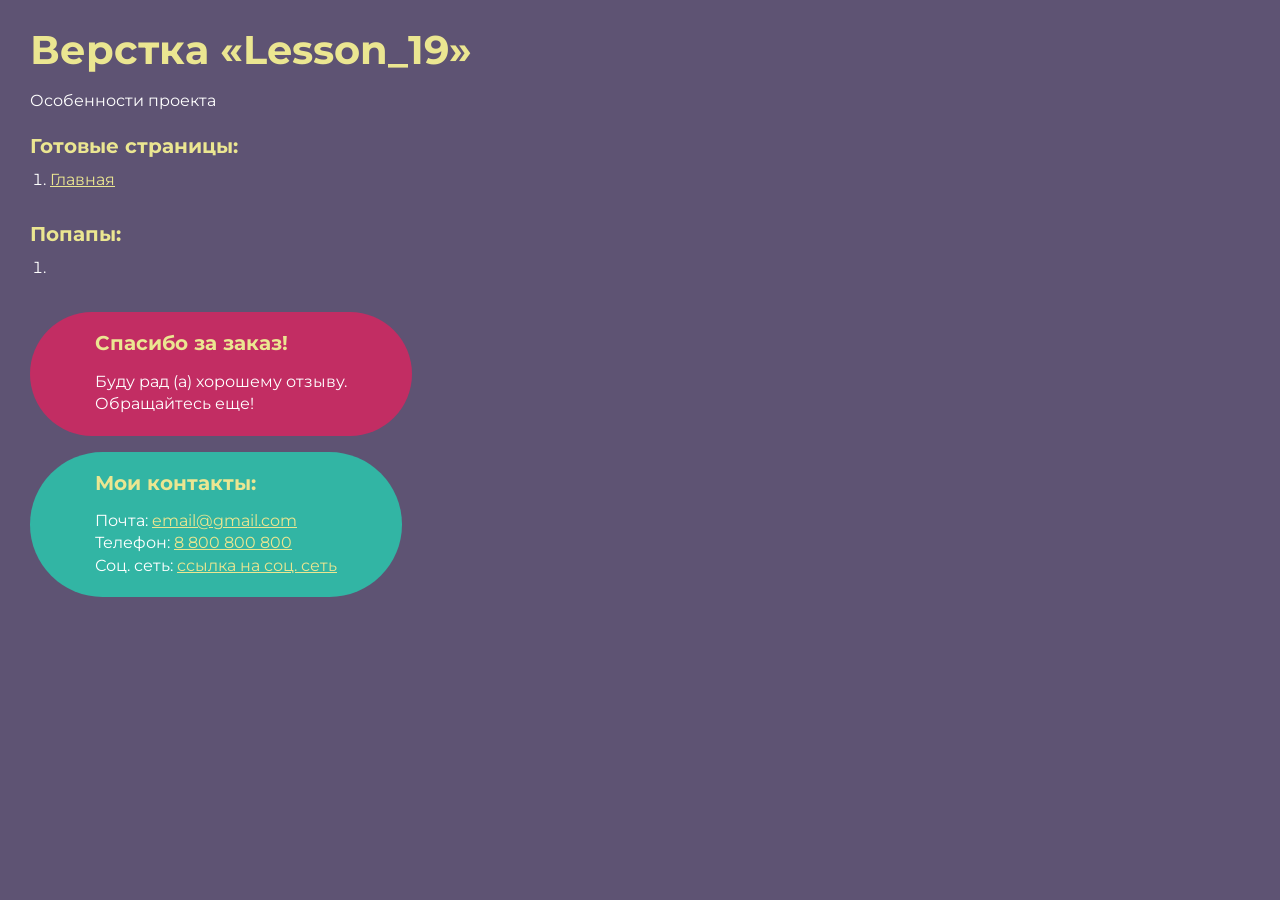
<file: index.html>
<!DOCTYPE html>
<html>

<head>
	<meta charset="UTF-8">
	<meta name="viewport" content="width=device-width, initial-scale=1.0">
	<title>Верстка «Lesson_19»</title>
</head>

<body>
	<div class="rootpage">
		<h1>Верстка «Lesson_19»</h1>
		<div class="rootpage__info">
			Особенности проекта
		</div>
		<h2>Готовые страницы:</h2>
		<ol class="rootpage__list">
			<li><a target="_blank" href="home.html">Главная</a></li>
		</ol>
		<h2>Попапы:</h2>
		<ol class="rootpage__list">
			<li><a target="_blank" href="home.html#"></a></li>
		</ol>
		<div class="rootpage__tnx">
			<h2>Спасибо за заказ!</h2>
			<p>Буду рад (а) хорошему отзыву.</p>
			<p>Обращайтесь еще!</p>
		</div>
		<div class="rootpage__contacts">
			<h2>Мои контакты:</h2>
			<p>Почта: <a href="mailto:email@gmail.com">email@gmail.com</a></p>
			<p>Телефон: <a href="tel:8800800800">8 800 800 800</a></p>
			<p>Соц. сеть: <a href="">ссылка на соц. сеть</a></p>
		</div>
	</div>
</body>
<style>
	@charset "UTF-8";
	@import url("https://fonts.googleapis.com/css?family=Montserrat:regular,700&display=swap");

	*,
	*::before,
	*::after {
		padding: 0px;
		margin: 0px;
		border: 0px;
		box-sizing: border-box;
	}

	html,
	body {
		height: 100%;
		margin: 0;
		padding: 0;
		min-width: 320px;
		width: 100%;
		color: #fff;
		background-color: #5e5373;
	}

	body {
		font-family: Montserrat;
		font-size: 100%;
		line-height: 1;
		font-size: 1rem;
	}

	a {
		text-decoration: underline;
		color: #ebe691
	}

	a:visited {
		text-decoration: underline;
		color: #aaa768;
	}

	a:hover {
		text-decoration: none;
	}

	ul li {
		list-style: none;
	}

	img {
		vertical-align: top;
	}

	.wrapper {
		width: 100%;
		min-height: 100%;
		overflow: hidden;
	}

	.rootpage {
		padding: 30px;
		display: flex;
		flex-direction: column;
		align-items: flex-start;
	}

	@media (max-width: 767px) {
		.rootpage {
			padding: 30px 15px;
		}
	}

	h1 {
		color: #ebe691;
		font-size: 2.5rem;
		margin: 0px 0px 1.25rem 0px;
	}

	@media (max-width: 767px) {
		h1 {
			font-size: 1.85rem;
			margin: 0px 0px 1.25rem 0px;
		}
	}

	h2 {
		color: #ebe691;
		font-size: 1.25rem;
		margin: 0px 0px 1rem 0px;
	}

	@media (max-width: 767px) {
		h2 {
			font-size: 1.125rem;
			margin: 0px 0px 1rem 0px;
		}
	}

	.rootpage__info {
		line-height: 140%;
		margin: 0px 0px 1.5rem 0px;
	}

	.rootpage__list {
		margin: 0px 0px 2.25rem 1.25rem;
	}

	.rootpage__list li:not(:last-child) {
		margin: 0px 0px 15px 0px;
	}

	.rootpage__contacts,
	.rootpage__tnx {
		border-radius: 200px;
		padding: 20px 65px;
		line-height: 140%;
	}

	@media (max-width: 767px) {

		.rootpage__contacts,
		.rootpage__tnx {
			border-radius: 40px;
			padding: 20px;
		}
	}

	.rootpage__contacts {
		background: #32b5a4;

	}

	.rootpage__contacts a {
		color: #ebe691;
	}

	.rootpage__tnx {
		background: #c22d63;
		margin: 0px 0px 1rem 0px;
	}
</style>

</html>
</file>
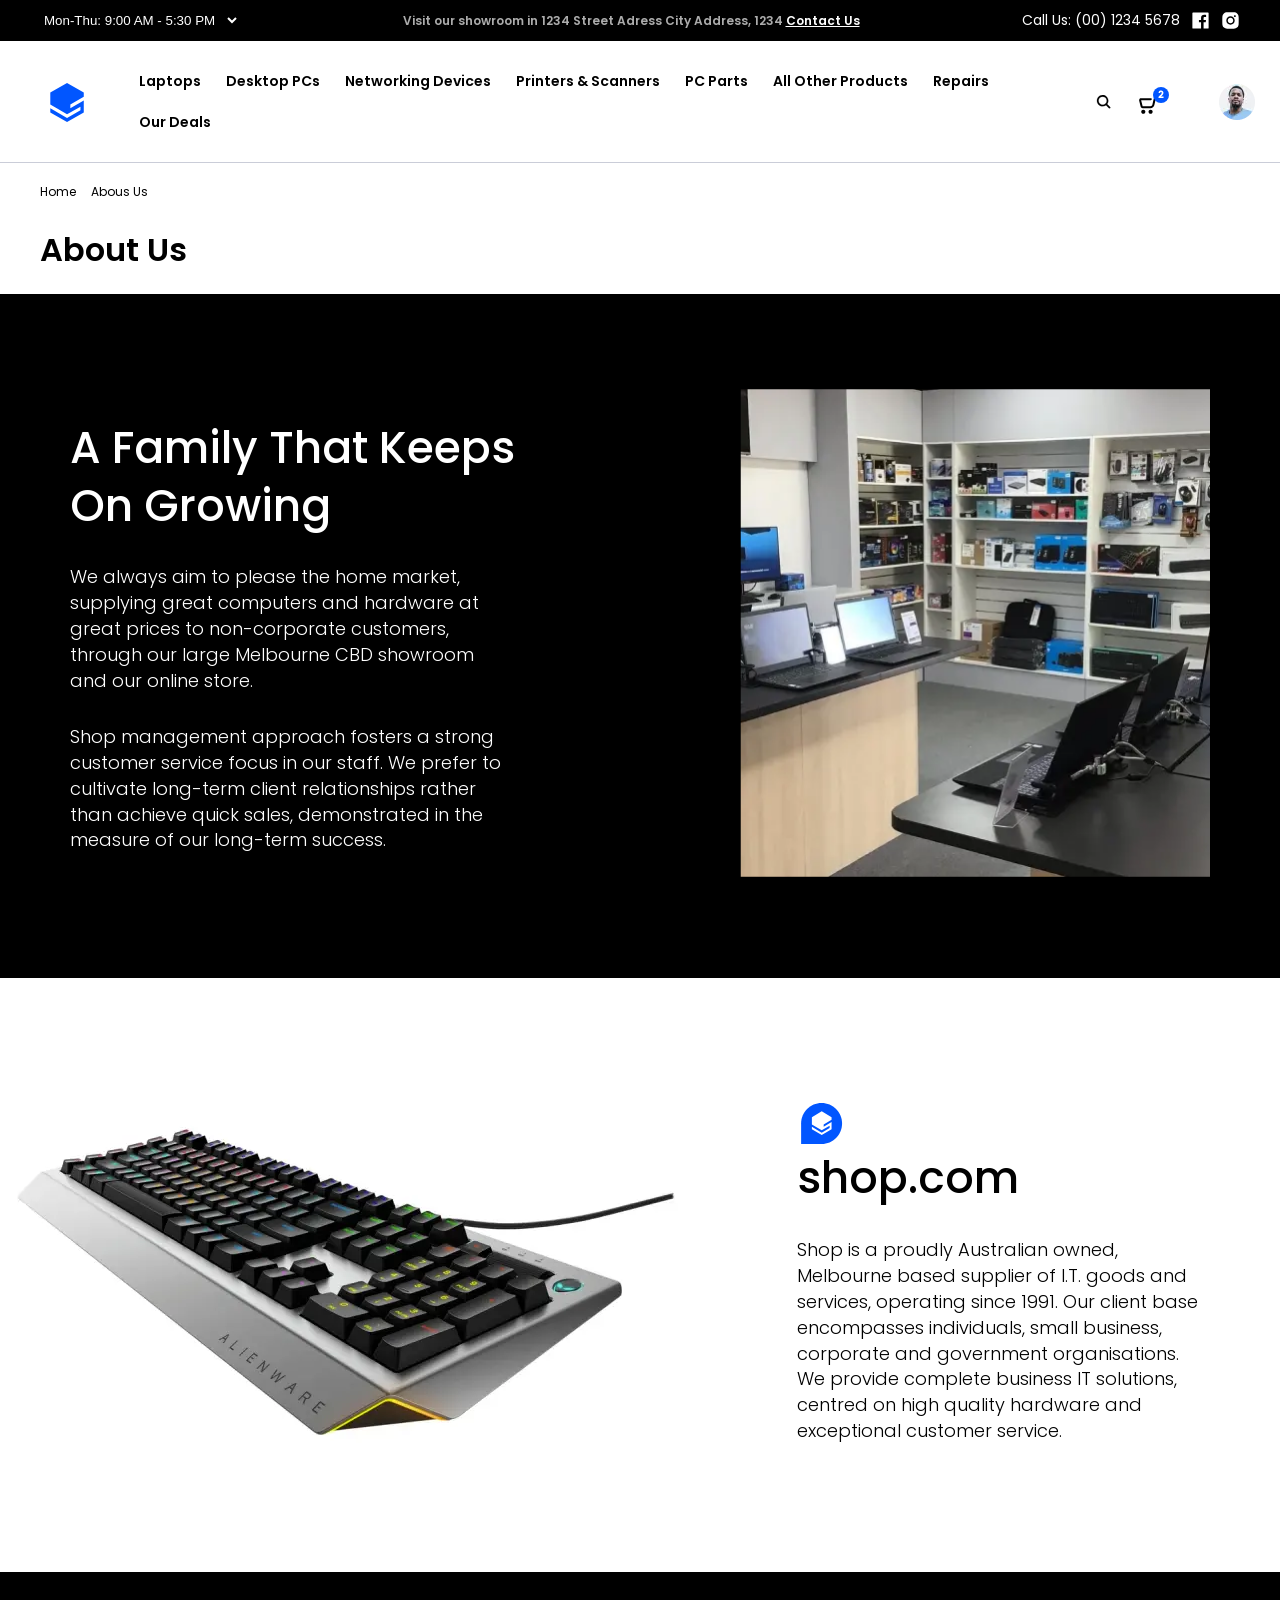
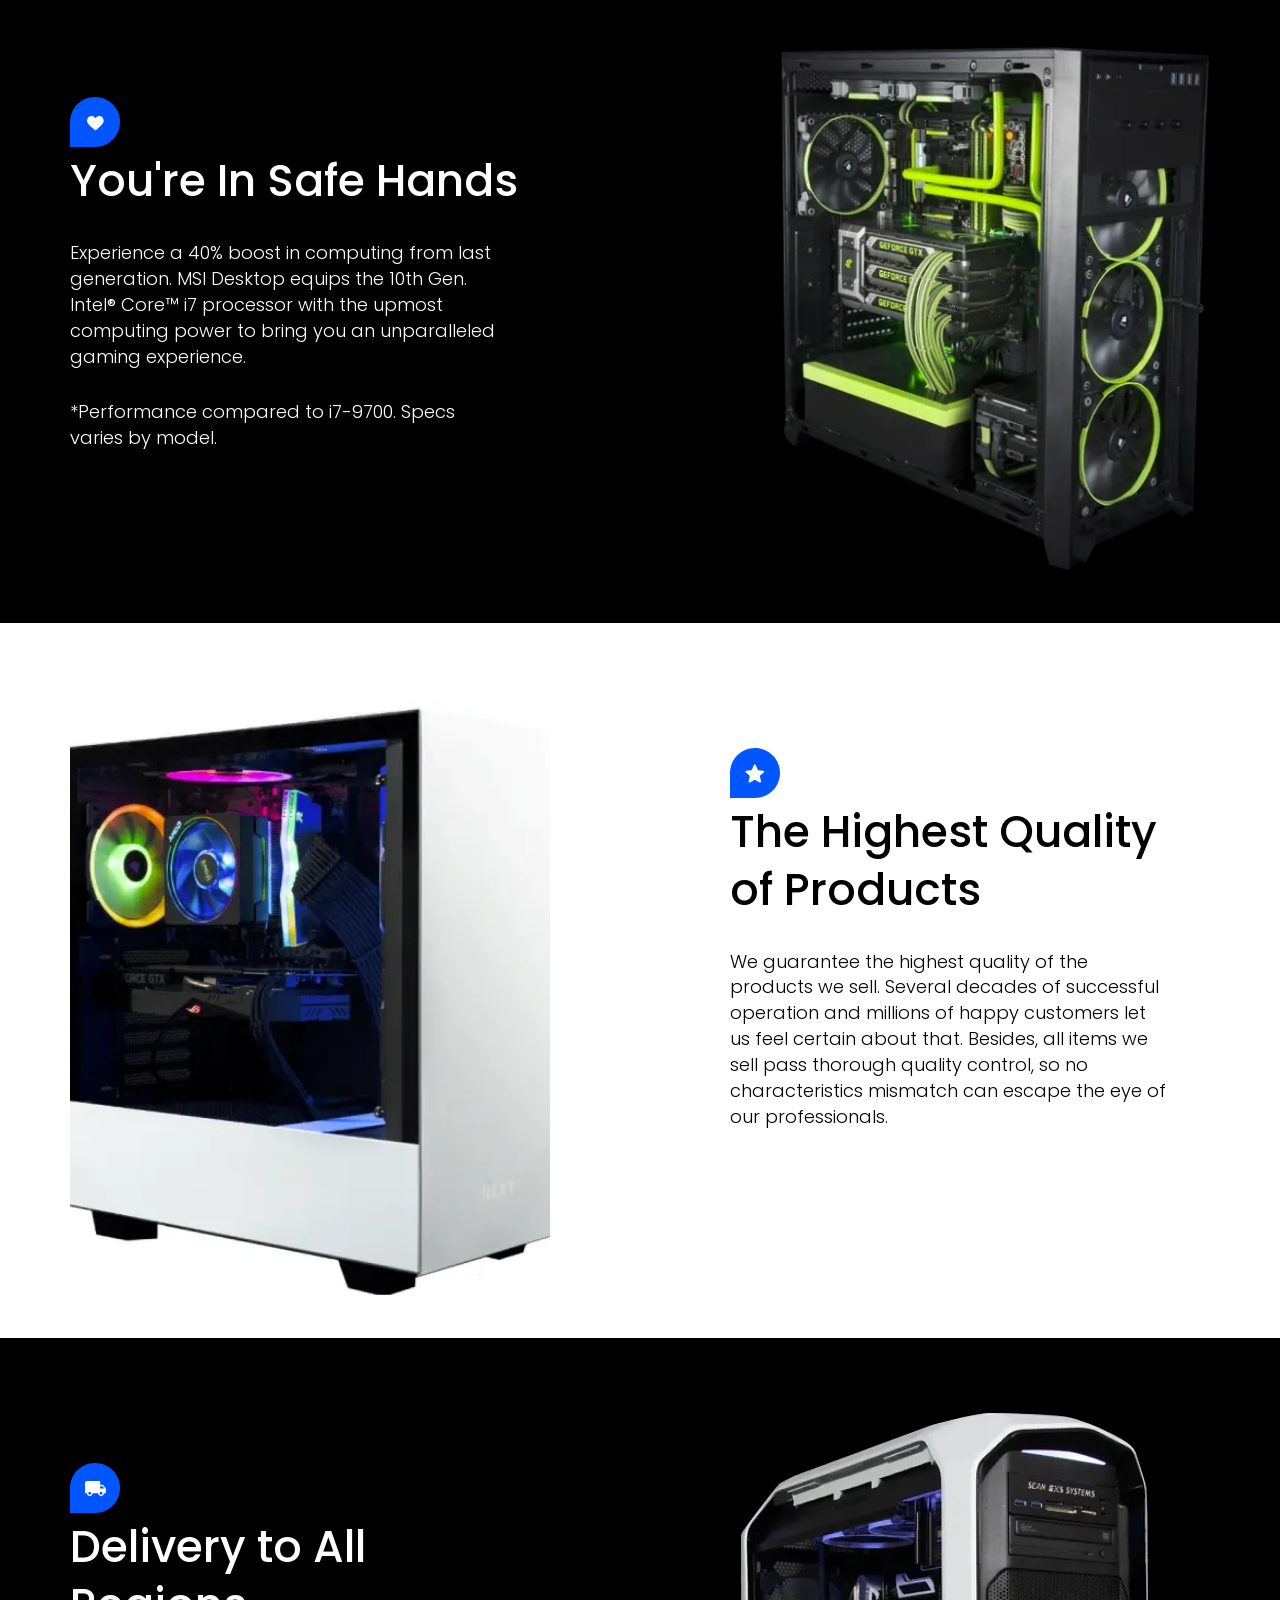
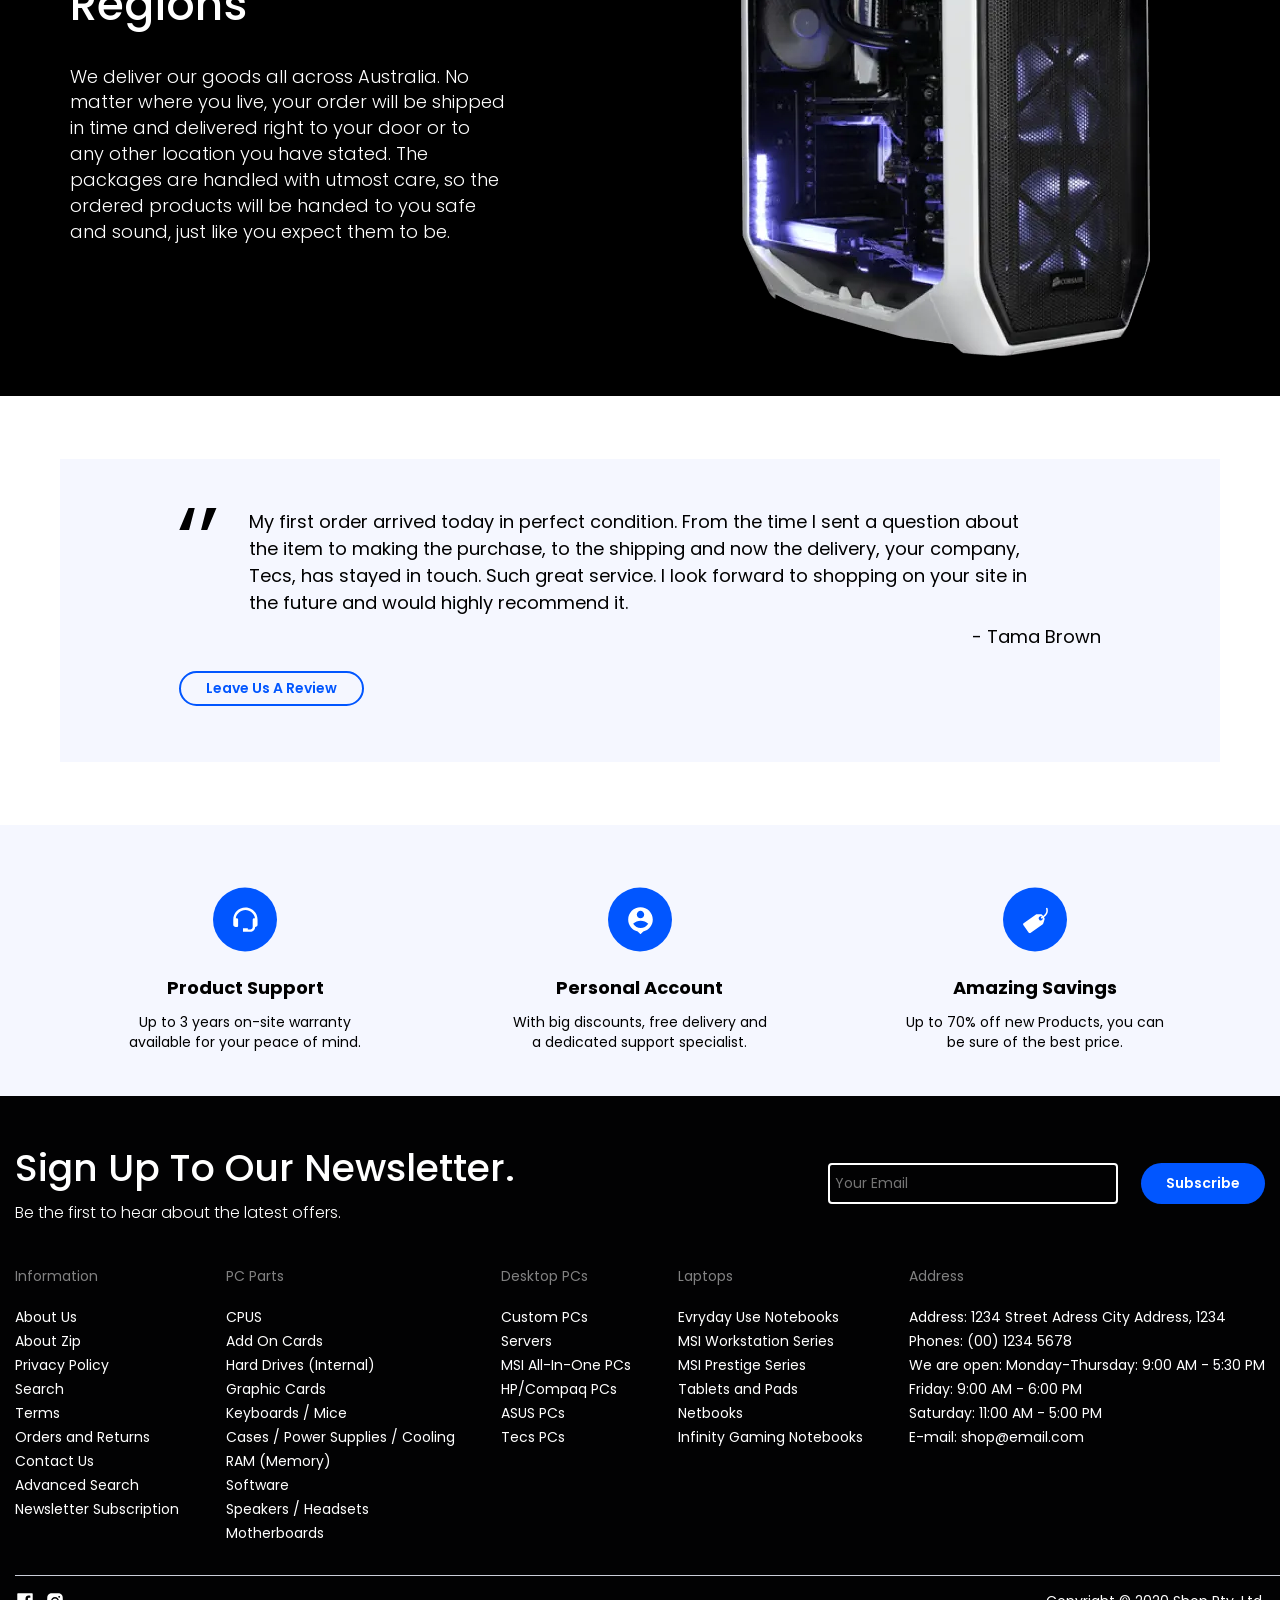
<file: home.html>
<!DOCTYPE html>
<html lang="ru">

<head>
	<title>Главная</title>
	<meta charset="UTF-8">
	<meta name="format-detection" content="telephone=no">
	<!-- <style>body{opacity: 0;}</style> -->
	<link rel="stylesheet" href="css/style.min.css?_v=20220622191319">
	<link rel="shortcut icon" href="favicon.ico">
	<!-- <meta name="robots" content="noindex, nofollow"> -->
	<meta name="viewport" content="width=device-width, initial-scale=1.0">
</head>

<body>
	<div class="wrapper">
		<header class="header">
			<div class="header__container">

				<div class="header__top">
					<div class="header__top-content">

						<form class="header__time">
							<select class="header__select" name="select" data-class-modif="form">
								<option value="1" selected>Mon-Thu: 9:00 AM - 5:30 PM</option>
								<option value="2">Mon-Thu: 7:00 AM - 4:30 PM</option>
								<option value="3">Mon-Thu: 10:00 AM - 6:30 PM</option>
								<option value="4">Mon-Thu: 11:00 AM - 7:30 PM</option>
							</select>
						</form>

						<div class="header__contacts">
							Visit our showroom in 1234 Street Adress City Address, 1234 <span class="header__contacts-link"><a href="">Contact Us</a></span>
						</div>

						<div class="header__call">
							<div class="header__text-call">
								Call Us: (00) 1234 5678
							</div>

							<div class="header__icons">
								<a class="icon" href="">
									<img class="header__img" src="img/header/facebook.svg" alt="image">
								</a>

								<a class="icon" href="">
									<img class="header__img" src="img/header/inst.svg" alt="">
								</a>
							</div>
						</div>

					</div>
				</div>

				<div class="header__bottom">
					<div class="header__bottom-content">

						<div class="header__nav">
							<a href="" class="header__logo logo">
								<img class="logo__img" src="img/logo.svg" alt="image">
							</a>

							<div class="header__links">
								<a class="header__link" href="">Laptops</a>
								<a class="header__link" href="">Desktop PCs</a>
								<a class="header__link" href="">Networking Devices</a>
								<a class="header__link" href="">Printers & Scanners</a>
								<a class="header__link" href="">PC Parts</a>
								<a class="header__link" href="">All Other Products</a>
								<a class="header__link" href="">Repairs</a>
								<a class="header__link" href="">Our Deals</a>
							</div>

							<div class="header__burger">
								<!--Это типа бургер, но я пока не умею его делать-->
								<picture><source srcset="img/header/menu.webp" type="image/webp"><img class="header__burger-img" src="img/header/menu.png" alt=""></picture>
							</div>
						</div>

						<div class="header__store">
							<a href="" class="header__search">
								<img src="img/header/search.svg" alt="">
							</a>

							<a href="" class="header__basket">
								<img src="img/header/basket.svg" alt="">
							</a>

							<a href="" class="header__photo">
								<picture><source srcset="img/header/login.webp" type="image/webp"><img src="img/header/login.png" alt=""></picture>
							</a>
						</div>

					</div>
				</div>

			</div>
		</header>
		<main class="page">
			<div class="page__top top-page">

				<div class="top-page__links">
					<a class="top-page__home" href="">Home</a>
					<a class="top-page__about-us" href="">Abous Us</a>
				</div>

				<h1 class="top-page__title">
					About Us
				</h1>

			</div>

			<div class="family">
				<div class="family__container">

					<div class="family__text text">
						<div class="text__heading heading">
							A Family That Keeps On Growing
						</div>

						<div class="text__letter letter">
							<p>
								We always aim to please the home market, supplying great computers and hardware at great prices to non-corporate customers, through our large Melbourne CBD showroom and our online store.
							</p>
							<p>
								Shop management approach fosters a strong customer service focus in our staff. We prefer to cultivate long-term client relationships rather than achieve quick sales, demonstrated in the measure of our long-term success.
							</p>
						</div>
					</div>

					<div class="family__image-box box-image">
						<div class="box-image__family image">
							<picture><source srcset="img/family/family.webp" type="image/webp"><img class="image-img" src="img/family/family.png" alt=""></picture>
						</div>
					</div>

				</div>
			</div>

			<div class="shop">
				<div class="shop__container">

					<div class="shop__image-box box-image">
						<div class="box-image__shop image">
							<picture><source srcset="img/shop/shop.webp" type="image/webp"><img class="image__img" src="img/shop/shop.png" alt=""></picture>
						</div>
					</div>

					<div class="shop__text text">
						<div class="icon-box">
							<div class="shop__icon icon">
								<img class="icon-img" src="img/shop/shop.svg" alt="">
							</div>
						</div>

						<div class="text__heading heading">
							shop.com
						</div>

						<div class="text__letter letter">
							<p>
								Shop is a proudly Australian owned, Melbourne based supplier of I.T. goods and services, operating since 1991. Our client base encompasses individuals, small business, corporate and government organisations. We provide complete business IT solutions, centred on high quality hardware and exceptional customer service.
							</p>
						</div>
					</div>

				</div>
			</div>

			<div class="safe-hands">
				<div class="safe-hands__container">

					<div class="safe-hands__text text">
						<div class="icon-box">
							<div class="safe-hands__icon icon">
								<img class="icon-img" src="img/safe-hands/safe-hands.svg" alt="">
							</div>
						</div>

						<div class="text__heading heading">
							You're In Safe Hands
						</div>

						<div class="text__letter letter">
							<p>
								Experience a 40% boost in computing from last generation. MSI Desktop equips the 10th Gen. Intel® Core™ i7 processor with the upmost computing power to bring you an unparalleled gaming experience.
							</p>

							<p>
								*Performance compared to i7-9700. Specs varies by model.
							</p>
						</div>
					</div>

					<div class="safe-hands__image-box box-image">
						<div class="box-image__safe-hands image">
							<picture><source srcset="img/safe-hands/safe-hands.webp" type="image/webp"><img class="image-img" src="img/safe-hands/safe-hands.png" alt=""></picture>
						</div>
					</div>

				</div>
			</div>

			<div class="quality">
				<div class="quality__container">

					<div class="quality__image-box box-image">
						<div class="box-image__quality image">
							<picture><source srcset="img/quality/quality.webp" type="image/webp"><img class="quality__img" src="img/quality/quality.png" alt=""></picture>
						</div>
					</div>

					<div class="quality__text text">
						<div class="icon-box">
							<div class="quality__icon icon">
								<img class="icon-img" src="img/quality/quality.svg" alt="">
							</div>
						</div>

						<div class="text__heading heading">
							The Highest Quality of Products
						</div>

						<div class="text__letter letter">
							<p>
								We guarantee the highest quality of the products we sell. Several decades of successful operation and millions of happy customers let us feel certain about that. Besides, all items we sell pass thorough quality control, so no characteristics mismatch can escape the eye of our professionals.
							</p>
						</div>
					</div>

				</div>
			</div>

			<div class="delivery">
				<div class="delivery__container">

					<div class="delivery__text text">
						<div class="icon-box">
							<div class="delivery__icon icon">
								<img class="icon-img" src="img/delivery/delivery.svg" alt="">
							</div>
						</div>

						<div class="text__heading heading">
							Delivery to All Regions
						</div>

						<div class="text__letter letter">
							<p>
								We deliver our goods all across Australia. No matter where you live, your order will be shipped in time and delivered right to your door or to any other location you have stated. The packages are handled with utmost care, so the ordered products will be handed to you safe and sound, just like you expect them to be.
							</p>
						</div>
					</div>

					<div class="delivery__image-box box-image">
						<div class="box-image__delivery image">
							<picture><source srcset="img/delivery/delivery.webp" type="image/webp"><img class="image-img" src="img/delivery/delivery.png" alt=""></picture>
						</div>
					</div>

				</div>
			</div>

			<div class="quotes">
				<div class="quotes__container">
					<div class="quotes__content">

						<div class="quotes__quote">
							My first order arrived today in perfect condition. From the time I sent a question about the item to making the purchase, to the shipping and now the delivery, your company, Tecs, has stayed in touch. Such great service. I look forward to shopping on your site in the future and would highly recommend it.
						</div>

						<div class="quotes__author">
							- Tama Brown
						</div>

						<div class="quotes__bottom">
							<div class="quotes__button button">
								Leave Us A Review
							</div>

							<div class="quotes__look">

							</div>
						</div>

					</div>
				</div>
			</div>

			<div class="items">
				<div class="items__container">

					<div class="items__box">
						<div class="items__item item">
							<div class="item__image">
								<img class="item__img" src="img/items/1.svg" alt="">
							</div>

							<div class="item__body body-item">
								<div class="body-item__head">
									Product Support
								</div>

								<div class="body-item__text">
									Up to 3 years on-site warranty available for your peace of mind.
								</div>
							</div>
						</div>

						<div class="items__item item">
							<div class="item__image">
								<img class="item__img" src="img/items/2.svg" alt="">
							</div>

							<div class="item__body body-item">
								<div class="body-item__head">
									Personal Account
								</div>

								<div class="body-item__text">
									With big discounts, free delivery and a dedicated support specialist.
								</div>
							</div>
						</div>

						<div class="items__item item">
							<div class="item__image">
								<img class="item__img" src="img/items/3.svg" alt="">
							</div>

							<div class="item__body body-item">
								<div class="body-item__head">
									Amazing Savings
								</div>

								<div class="body-item__text">
									Up to 70% off new Products, you can be sure of the best price.
								</div>
							</div>
						</div>
					</div>

				</div>
			</div>

		</main>
		<footer class="footer">
			<div class="footer__container">

				<div class="footer__top top-footer">
					<div class="top-footer__head">
						Sign Up To Our Newsletter.

						<div class="top-footer__under-head">
							Be the first to hear about the latest offers.
						</div>
					</div>

					<form class="top-footer__form">
						<div class="top-footer__input-wrapper">
							<input class="top-footer__input" placeholder="Your Email">
							</input>
						</div>

						<div class="top-footer__button-wrapper">
							<a class="top-footer__button" href="">
								Subscribe
							</a>
						</div>
					</form>
				</div>

				<div class="footer__body body-footer">

					<div class="body-footer__items items-footer">
						<div class="items-footer__head">
							Information
						</div>

						<div class="items-footer__item">
							<a class="items-footer__link" href="">About Us</a>
							<a class="items-footer__link" href="">About Zip</a>
							<a class="items-footer__link" href="">Privacy Policy</a>
							<a class="items-footer__link" href="">Search</a>
							<a class="items-footer__link" href="">Terms</a>
							<a class="items-footer__link" href="">Orders and Returns</a>
							<a class="items-footer__link" href="">Contact Us</a>
							<a class="items-footer__link" href="">Advanced Search</a>
							<a class="items-footer__link" href="">Newsletter Subscription</a>
						</div>
					</div>

					<div class="body-footer__items items-footer">
						<div class="items-footer__head">
							PC Parts
						</div>

						<div class="items-footer__item">
							<a class="items-footer__link" href="">CPUS</a>
							<a class="items-footer__link" href="">Add On Cards</a>
							<a class="items-footer__link" href="">Hard Drives (Internal)</a>
							<a class="items-footer__link" href="">Graphic Cards</a>
							<a class="items-footer__link" href="">Keyboards / Mice</a>
							<a class="items-footer__link" href="">Cases / Power Supplies / Cooling</a>
							<a class="items-footer__link" href="">RAM (Memory)</a>
							<a class="items-footer__link" href="">Software</a>
							<a class="items-footer__link" href="">Speakers / Headsets</a>
							<a class="items-footer__link" href="">Motherboards</a>
						</div>
					</div>

					<div class="body-footer__items items-footer">
						<div class="items-footer__head">
							Desktop PCs
						</div>

						<div class="items-footer__item">
							<a class="items-footer__link" href="">Custom PCs</a>
							<a class="items-footer__link" href="">Servers</a>
							<a class="items-footer__link" href="">MSI All-In-One PCs
							</a>
							<a class="items-footer__link" href="">HP/Compaq PCs</a>
							<a class="items-footer__link" href="">ASUS PCs</a>
							<a class="items-footer__link" href="">Tecs PCs</a>
						</div>
					</div>

					<div class="body-footer__items items-footer">
						<div class="items-footer__head">
							Laptops
						</div>

						<div class="items-footer__item">
							<a class="items-footer__link" href="">Evryday Use Notebooks</a>
							<a class="items-footer__link" href="">MSI Workstation Series</a>
							<a class="items-footer__link" href="">MSI Prestige Series
							</a>
							<a class="items-footer__link" href="">Tablets and Pads</a>
							<a class="items-footer__link" href="">Netbooks</a>
							<a class="items-footer__link" href="">Infinity Gaming Notebooks</a>
						</div>
					</div>

					<div class="body-footer__items items-footer">
						<div class="items-footer__head">
							Address
						</div>

						<div class="items-footer__item">
							<div class="items-footer__info">Address: 1234 Street Adress City Address, 1234</div>
							<div class="items-footer__info">Phones: (00) 1234 5678</div>
							<div class="items-footer__info">We are open: Monday-Thursday: 9:00 AM - 5:30 PM</div>
							<div class="items-footer__info">Friday: 9:00 AM - 6:00 PM</div>
							<div class="items-footer__info">Saturday: 11:00 AM - 5:00 PM</div>
							<div class="items-footer__info">E-mail: shop@email.com</div>
						</div>
					</div>

				</div>

			</div>

			<div class="footer__bottom bottom-footer">
				<div class="bottom-footer__icons">
					<a class="bottom-footer__icon" href="">
						<img class="footer__img" src="img/header/facebook.svg" alt="image">
					</a>

					<a class="bottom-footer__icon" href="">
						<img class="footer__img" src="img/header/inst.svg" alt="">
					</a>
				</div>

				<div class="bottom-footer__cards">

				</div>

				<div class="bottom-footer__text">
					Copyright © 2020 Shop Pty. Ltd.
				</div>
			</div>
		</footer>
	</div>
	<!-- <div id="popup" aria-hidden="true" class="popup">
	<div class="popup__wrapper">
		<div class="popup__content">
			<button data-close type="button" class="popup__close">Закрыть</button>
			<div class="popup__text">
				Text
			</div>
		</div>
	</div>
</div> -->
	<script src="js/app.min.js?_v=20220622191319"></script>
</body>

</html>
</file>
<file: css/style.min.css>
@charset "UTF-8";@import url(https://fonts.googleapis.com/css?family=Poppins:100,100,200,300,regular,500,600,700,800,900&display=swap);*{padding:0;margin:0;border:0}*,:after,:before{-webkit-box-sizing:border-box;box-sizing:border-box}body,html{height:100%;min-width:320px}body{color:#000;line-height:1;font-family:Poppins;font-size:.875rem;-ms-text-size-adjust:100%;-moz-text-size-adjust:100%;-webkit-text-size-adjust:100%;-webkit-font-smoothing:antialiased;-moz-osx-font-smoothing:grayscale}button,input,textarea{font-family:Poppins;font-size:inherit}button{cursor:pointer;color:inherit;background-color:inherit}a{color:inherit}a:link,a:visited{text-decoration:none}a:hover{text-decoration:none}ul li{list-style:none}img{vertical-align:top}h1,h2,h3,h4,h5,h6{font-weight:inherit;font-size:inherit}.lock body{overflow:hidden;-ms-touch-action:none;touch-action:none}.wrapper{min-height:100%;display:-webkit-box;display:-ms-flexbox;display:flex;-webkit-box-orient:vertical;-webkit-box-direction:normal;-ms-flex-direction:column;flex-direction:column;overflow:hidden}.wrapper>main{-webkit-box-flex:1;-ms-flex:1 1 auto;flex:1 1 auto}.wrapper>*{min-width:0}[class*=-ibg]{position:relative}[class*=-ibg] img{position:absolute;width:100%;height:100%;top:0;left:0;-o-object-fit:cover;object-fit:cover}[class*=-ibg_contain] img{-o-object-fit:contain;object-fit:contain}.header{color:#fff;line-height:1.5}.header__container{display:-webkit-box;display:-ms-flexbox;display:flex;-webkit-box-orient:vertical;-webkit-box-direction:normal;-ms-flex-direction:column;flex-direction:column;position:relative}.header__container ::after{content:"";position:absolute;width:100%;height:1px;bottom:0;background:#cacdd8;display:inline-block}.header__top{background:#000}.header__top-content{display:-webkit-box;display:-ms-flexbox;display:flex;-ms-flex-wrap:wrap;flex-wrap:wrap;-webkit-box-pack:justify;-ms-flex-pack:justify;justify-content:space-between;gap:20px;-webkit-box-align:center;-ms-flex-align:center;align-items:center;padding:10px 40px;max-width:1405px;margin:0 auto}.header__select{background:#000;color:#fff}.header__call{display:-webkit-box;display:-ms-flexbox;display:flex;-webkit-box-align:center;-ms-flex-align:center;align-items:center}.header__call :not(:last-child){margin:0 10px 0 0}.header__contacts{font-weight:600;font-size:12px;color:#acacac}.header__contacts-link{color:#fff;text-decoration:underline}.header__contacts-link:hover{text-decoration:none}.header__icons{display:-webkit-box;display:-ms-flexbox;display:flex}.header__icon{width:20px;height:20px}.header__bottom-content{padding:30px 50px;color:#000;display:-webkit-box;display:-ms-flexbox;display:flex;max-width:1405px;margin:0 auto;-webkit-box-pack:justify;-ms-flex-pack:justify;justify-content:space-between;gap:30px}.header__logo{width:33.5px;height:40px}.header .logo{-webkit-box-flex:0;-ms-flex:0 0 auto;flex:0 0 auto}.header__link{-ms-flex-item-align:center;-ms-grid-row-align:center;align-self:center}.header .header__nav{display:-webkit-box;display:-ms-flexbox;display:flex;-webkit-column-gap:55px;-moz-column-gap:55px;column-gap:55px;-webkit-box-align:center;-ms-flex-align:center;align-items:center}.header__links{display:-webkit-box;display:-ms-flexbox;display:flex;-ms-flex-wrap:wrap;flex-wrap:wrap;gap:20px 25px}.header__burger{display:none;width:40px;height:40px}.header__link{font-weight:600;font-size:14px;-webkit-transition:.3s;-o-transition:.3s;transition:.3s}.header__link:hover{color:#0156ff;border:2px solid #0156ff;border-radius:50px;padding:8px 13px}.header__store{display:-webkit-box;display:-ms-flexbox;display:flex;-webkit-box-align:center;-ms-flex-align:center;align-items:center}.header__store :not(:last-child){margin:0 25px 0 0}.header__search{width:15px;max-height:15px}.header__basket{width:33px;max-height:32px}.header__photo{width:36px;max-height:36px}.footer{background:#020203;color:#fff}.footer__container{max-width:1430px;margin:0 auto;padding:47px 15px 36px 15px;position:relative}.footer__container::after{content:"";position:absolute;width:1400px;height:1px;bottom:0;left:15px;background:#cacdd8}.footer__top{margin:0 0 45px 0}.footer .top-footer{display:-webkit-box;display:-ms-flexbox;display:flex;-ms-flex-wrap:wrap;flex-wrap:wrap;row-gap:30px;-webkit-box-pack:justify;-ms-flex-pack:justify;justify-content:space-between}.footer .top-footer__head{display:-webkit-box;display:-ms-flexbox;display:flex;-webkit-box-orient:vertical;-webkit-box-direction:normal;-ms-flex-direction:column;flex-direction:column;font-weight:500;font-size:38px;line-height:132.5%}.footer .top-footer__under-head{padding:9px 0 0 0;font-weight:300;font-size:16px;line-height:132.5%}.footer .top-footer__button{background:#0156ff;border-radius:50px;display:-webkit-box;display:-ms-flexbox;display:flex;-webkit-box-align:center;-ms-flex-align:center;align-items:center;text-align:center;max-width:200px;font-weight:600;font-size:14px;line-height:1.5;padding:10px 25px}.footer .top-footer__form{display:-webkit-box;display:-ms-flexbox;display:flex;-ms-flex-item-align:center;-ms-grid-row-align:center;align-self:center;-ms-flex-wrap:wrap;flex-wrap:wrap;row-gap:30px}.footer .top-footer__input-wrapper{margin:0 23px 0 0;color:#fff}.footer .top-footer__input{color:#fff;background:#020203;padding:8px 5px;max-width:391px;min-width:290px;border:2px solid #fff;border-radius:4px}.footer .top-footer__input:focus{border:3px solid #fff;outline:0}.footer .body-footer{display:-webkit-box;display:-ms-flexbox;display:flex;-ms-flex-wrap:wrap;flex-wrap:wrap;-webkit-box-pack:justify;-ms-flex-pack:justify;justify-content:space-between;gap:30px}.footer .body-footer__items{-webkit-box-flex:0;-ms-flex:0 1 auto;flex:0 1 auto;display:-webkit-box;display:-ms-flexbox;display:flex;-webkit-box-orient:vertical;-webkit-box-direction:normal;-ms-flex-direction:column;flex-direction:column}.footer .body-footer .items-footer__head{color:rgba(255,255,255,.5)}.footer .body-footer .items-footer__head:not(:last-child){margin:0 0 27px 0}.footer .body-footer .items-footer__item{display:-webkit-box;display:-ms-flexbox;display:flex;-webkit-box-orient:vertical;-webkit-box-direction:normal;-ms-flex-direction:column;flex-direction:column;-webkit-transition:.2s;-o-transition:.2s;transition:.2s}.footer .body-footer .items-footer__item :not(:last-child){margin:0 0 10px 0}.footer .body-footer .items-footer__link:hover{color:#0156ff}.footer .bottom-footer{display:-webkit-box;display:-ms-flexbox;display:flex;-ms-flex-wrap:wrap;flex-wrap:wrap;-webkit-box-pack:justify;-ms-flex-pack:justify;justify-content:space-between;-webkit-box-align:center;-ms-flex-align:center;align-items:center;max-width:1430px;margin:0 auto;padding:15px}.footer .bottom-footer__icons{display:-webkit-box;display:-ms-flexbox;display:flex;gap:10px}.footer .bottom-footer__icon{width:20px;height:20px}.page{line-height:1.5}.page .delivery__container,.page .family__container,.page .quality__container,.page .safe-hands__container,.page .shop__container{max-width:1170px;margin:0 auto;display:-webkit-box;display:-ms-flexbox;display:flex;-webkit-column-gap:50px;-moz-column-gap:50px;column-gap:50px;-webkit-box-pack:justify;-ms-flex-pack:justify;justify-content:space-between}.page__top{max-width:1405px;margin:0 auto;padding:20px 40px;display:-webkit-box;display:-ms-flexbox;display:flex;-webkit-box-orient:vertical;-webkit-box-direction:normal;-ms-flex-direction:column;flex-direction:column}.top-page__links{display:-webkit-box;display:-ms-flexbox;display:flex;-webkit-column-gap:15px;-moz-column-gap:15px;column-gap:15px;font-size:12px;margin:0 0 25px 0}.top-page__title{font-weight:600;font-size:32px}.box-image{display:-webkit-box;display:-ms-flexbox;display:flex;-webkit-box-pack:center;-ms-flex-pack:center;justify-content:center;padding:40px 15px 40px 15px}img{width:100%;height:100%;-o-object-fit:cover;object-fit:cover}.icon{max-width:50px;max-height:50px}.text{-webkit-box-flex:0;-ms-flex:0 1 495px;flex:0 1 495px;padding:125px 15px;-webkit-box-align:center;-ms-flex-align:center;align-items:center}.text :not(:last-child){margin:0 0 30px 0}.text .icon-box{-ms-flex-item-align:center;-ms-grid-row-align:center;align-self:center;margin:0 0 5px 0}.letter{max-width:436px;font-weight:300;font-size:18px;line-height:1.44}.heading{font-weight:500;font-size:44px;line-height:1.31}.family{background:#000;color:#fff}.family__text{padding:125px 0 125px 15px}.family__image-box{padding:95px 15px 95px 0}.family .box-image__family{width:470px;max-height:488px}.shop__image-box{padding:125px 0 125px 15px;position:relative;right:60px}.shop .box-image__shop{width:677px;max-height:344px}.shop__text{padding:125px 15px 125px 0}.safe-hands{background:#000;color:#fff}.safe-hands__text{padding:125px 0 125px 15px}.safe-hands__image-box{padding:70px 15px 50px 0}.safe-hands .box-image__safe-hands{width:439.5px;height:531px}.safe-hands .safe-hands__icon{max-width:50px;max-height:50px}.quality__image-box{padding:75px 0 40px 15px}.quality__text{padding:125px 15px 125px 0}.quality .box-image__quality{width:480px;height:600px}.box-image__quality{max-width:480px;max-height:600px}.delivery{background:#000;color:#fff}.delivery__text{padding:125px 0 125px 15px}.delivery__image-box{padding:75px 15px 40px 0;-webkit-transform:translate(-60px);-ms-transform:translate(-60px);transform:translate(-60px)}.delivery .box-image__delivery{width:409px;height:543px}.quotes{padding:63px 0}.quotes__container{max-width:1160px;margin:0 auto;background:#f5f7ff}.quotes__content{padding:49px 119px 56px 119px;display:-webkit-box;display:-ms-flexbox;display:flex;-webkit-box-orient:vertical;-webkit-box-direction:normal;-ms-flex-direction:column;flex-direction:column;font-size:18px}.quotes__quote{position:relative;padding:0 0 0 70px;max-width:850px}.quotes__quote::before{content:"";position:absolute;left:0;display:inline-block;width:45px;height:45px;background:url(../img/quotes/quotes.svg) no-repeat}.quotes__quote:not(:last-child){margin:0 0 7px 0}.quotes__author{-ms-flex-item-align:end;-ms-grid-row-align:end;align-self:end}.quotes__author:not(:last-child){margin:0 0 21px 0}.quotes__bottom{display:-webkit-box;display:-ms-flexbox;display:flex}.quotes__button{border:2px solid #0156ff;border-radius:50px;color:#0156ff;display:-webkit-box;display:-ms-flexbox;display:flex;-webkit-box-align:center;-ms-flex-align:center;align-items:center;text-align:center;font-weight:600;font-size:14px;padding:5px 25px;cursor:pointer;-webkit-transition:.2s;-o-transition:.2s;transition:.2s;max-width:400px}.quotes__button:hover{background:#bfd6ff}.items{background:#f5f7ff}.items__container{max-width:1085px;margin:0 auto;padding:62px 15px 44px 15px}.items__box{display:-webkit-box;display:-ms-flexbox;display:flex;-webkit-box-pack:center;-ms-flex-pack:center;justify-content:center;margin:0 -65px;-ms-flex-wrap:wrap;flex-wrap:wrap;row-gap:30px}.item{-webkit-box-flex:0;-ms-flex:0 1 33.333%;flex:0 1 33.333%;display:-webkit-box;display:-ms-flexbox;display:flex;-webkit-box-orient:vertical;-webkit-box-direction:normal;-ms-flex-direction:column;flex-direction:column;-webkit-box-align:center;-ms-flex-align:center;align-items:center;text-align:center;padding:0 65px;min-width:300px}.item__image{max-width:65px;max-height:65px}.item__image:not(:last-child){margin:0 0 24px 0}.body-item__head{font-weight:700;font-size:18px;line-height:132.5%}.body-item__head:not(:last-child){margin:0 0 13px 0}.body-item__text{font-size:14px;line-height:140%}@media (max-width:1260px){.shop__image-box{right:0}}@media (max-width:991.98px){.page .delivery__container,.page .family__container,.page .quality__container,.page .safe-hands__container,.page .shop__container{-webkit-box-orient:vertical;-webkit-box-direction:normal;-ms-flex-direction:column;flex-direction:column;-webkit-box-pack:center;-ms-flex-pack:center;justify-content:center;text-align:center;-webkit-column-gap:20px;-moz-column-gap:20px;column-gap:20px}.text :not(:last-child){margin:0 0 20px 0}.text .icon-box{margin:0 0 15px 0}.text{display:-webkit-box;display:-ms-flexbox;display:flex;-webkit-box-orient:vertical;-webkit-box-direction:normal;-ms-flex-direction:column;flex-direction:column;-webkit-box-pack:center;-ms-flex-pack:center;justify-content:center;padding:40px 15px 0 15px;-webkit-box-flex:0;-ms-flex:0 1 auto;flex:0 1 auto}.letter{max-width:none}.family__text{padding:50px 15px 0 15px}.family__image-box{padding:50px 15px 40px 15px}.shop__image-box{-webkit-box-ordinal-group:3;-ms-flex-order:2;order:2;padding:50px 15px 40px 15px}.shop__text{padding:50px 15px 0 15px}.safe-hands__text{padding:50px 15px 0 15px}.safe-hands__image-box{padding:50px 15px 40px 15px}.quality__image-box{padding:50px 15px 40px 15px;-webkit-box-ordinal-group:3;-ms-flex-order:2;order:2}.quality__text{padding:50px 15px 0 15px}.delivery__text{padding:50px 15px 0 15px}.delivery__image-box{padding:50px 15px 40px 15px;-webkit-transform:translate(0);-ms-transform:translate(0);transform:translate(0)}}@media (max-width:767.98px){.header__links{display:none}.header__burger{display:block;cursor:pointer}}@media (max-width:620px){.footer{font-size:11px}}@media (max-width:540px){.header .header__nav{-webkit-column-gap:20px;-moz-column-gap:20px;column-gap:20px}.footer .body-footer{gap:20px}.footer .body-footer .items-footer__head:not(:last-child){margin:0 0 15px 0}.footer .body-footer .items-footer__item :not(:last-child){margin:0 0 8px 0}.letter{font-size:14px}.heading{font-size:32px}.safe-hands .box-image__safe-hands{width:439.5px;max-height:531px;height:100%}.quality .box-image__quality{width:480px;max-height:600px;height:100%}.delivery .box-image__delivery{width:409px;max-height:543px;height:100%}.quotes__content{padding:40px;font-size:13px}}
</file>
